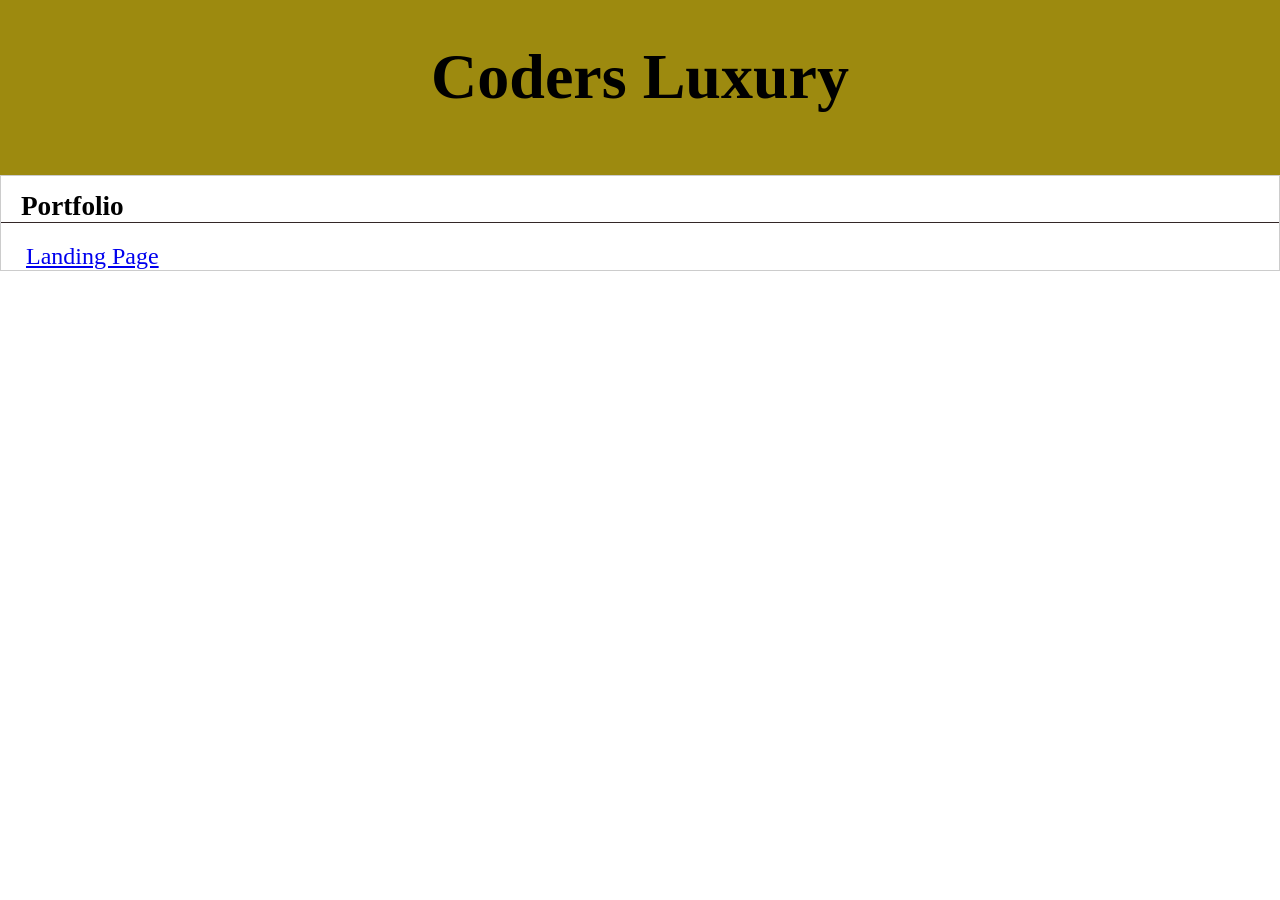
<file: index.html>
<!DOCTYPE html>
<html lang="en">
<head>
    <meta charset="UTF-8">
    <meta name="viewport" content="width=device-width, initial-scale=1.0">
    <meta name="keywords" content="Web Design">
    <meta name="description" content="Services provided: Responsive Web Design">
    <meta name="author" content="Coders Luxury">
    <title>Coders Luxury</title>
    <link rel="stylesheet" href="style.css">
</head>
<body>
   <header>
     <h1>Coders Luxury</h1>
   </header>

   <main id="portfolio-main-section">
    <label class="portfolio-title"><span>Portfolio</span></label>
    <div class="portfolio-section">
      <div class="portfolio-container">

        <a href="codersluxury/landingpage/index.html">Landing Page</a>
      </div>
    </div>
   </main>
    
</body>
</html>
</file>
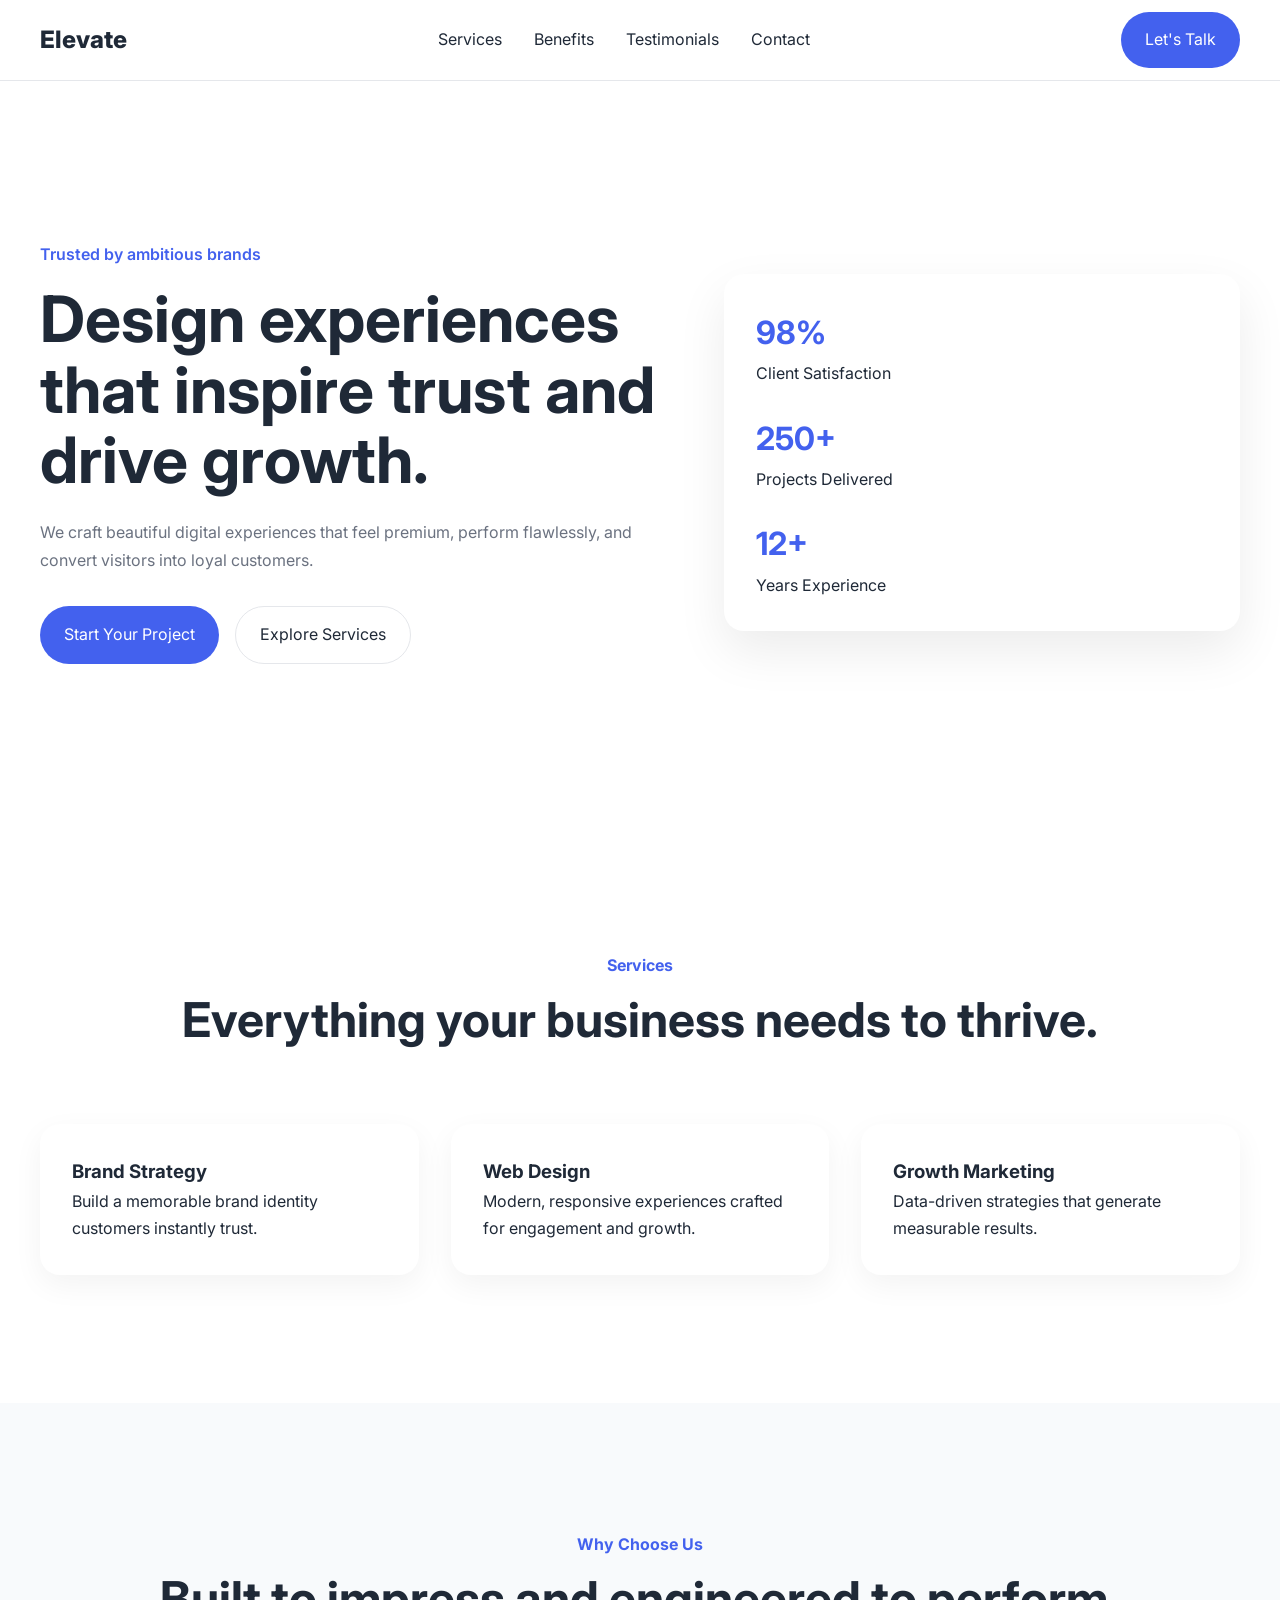
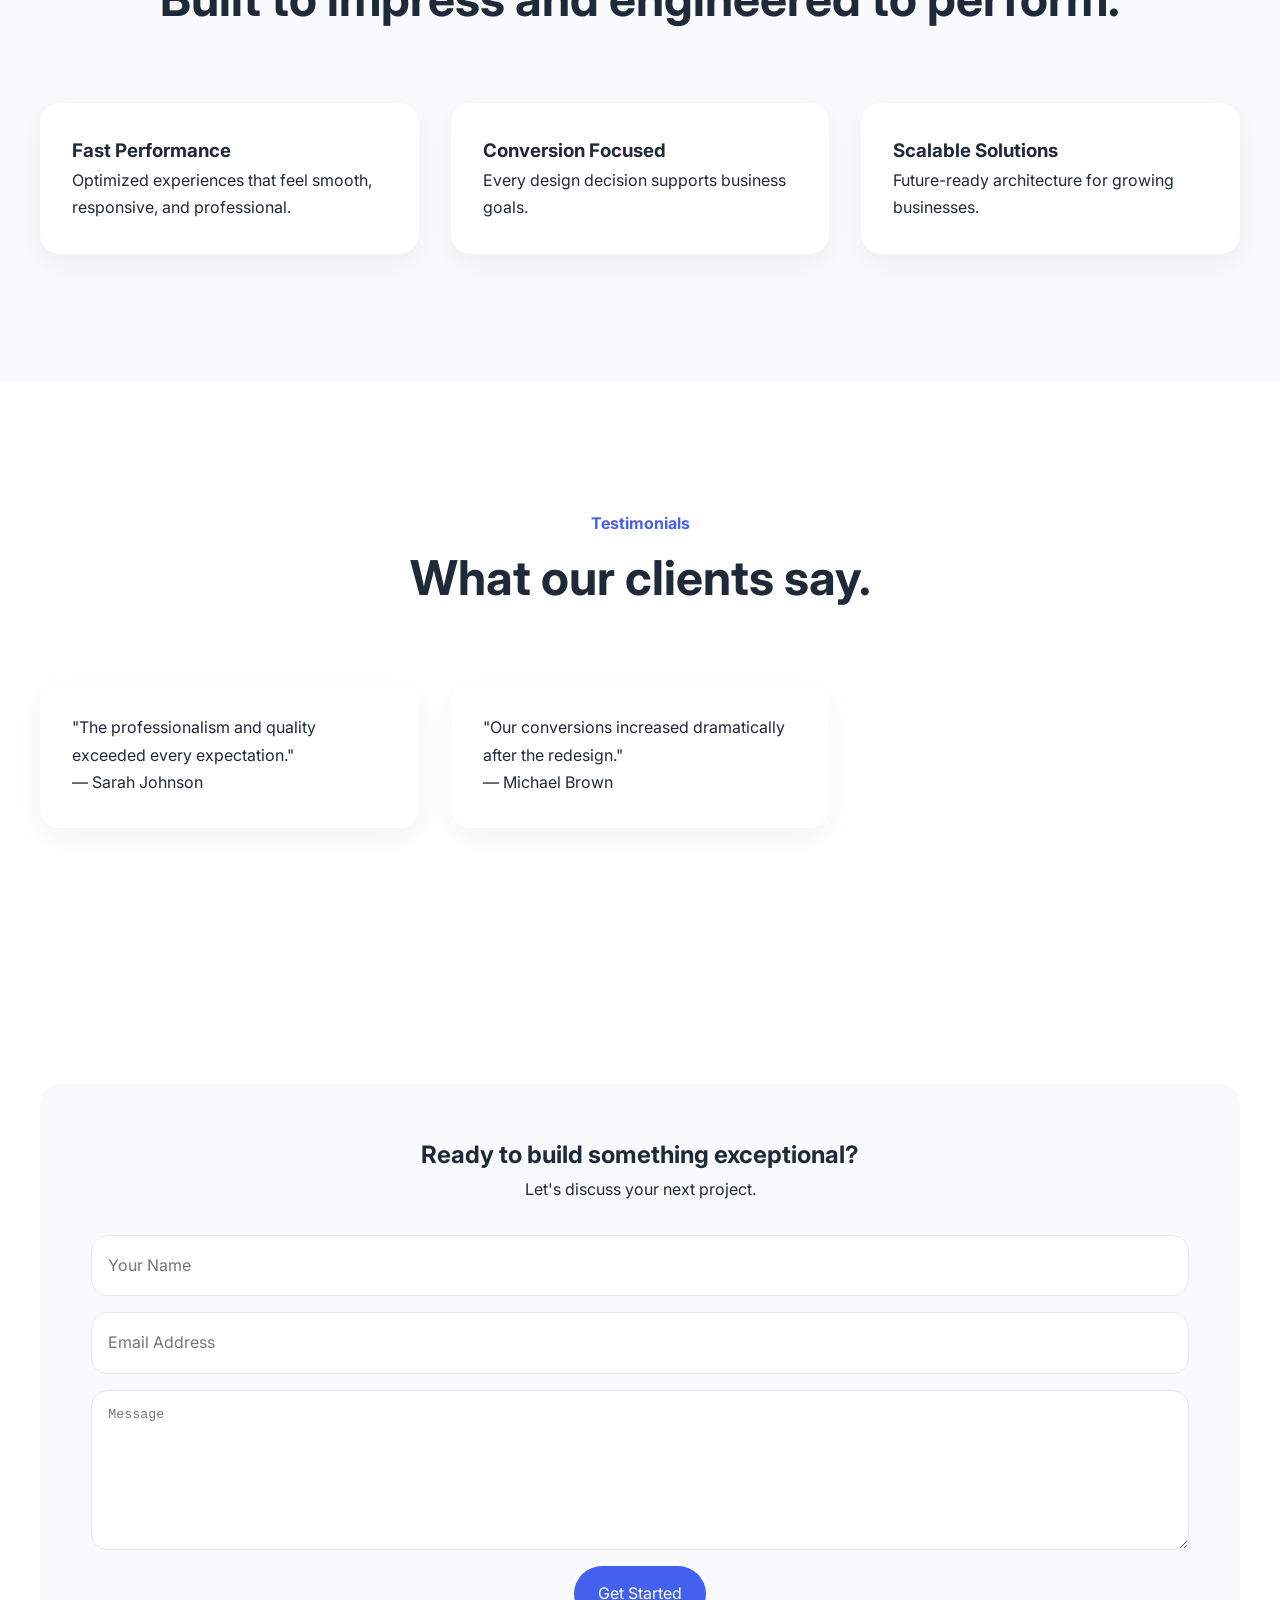
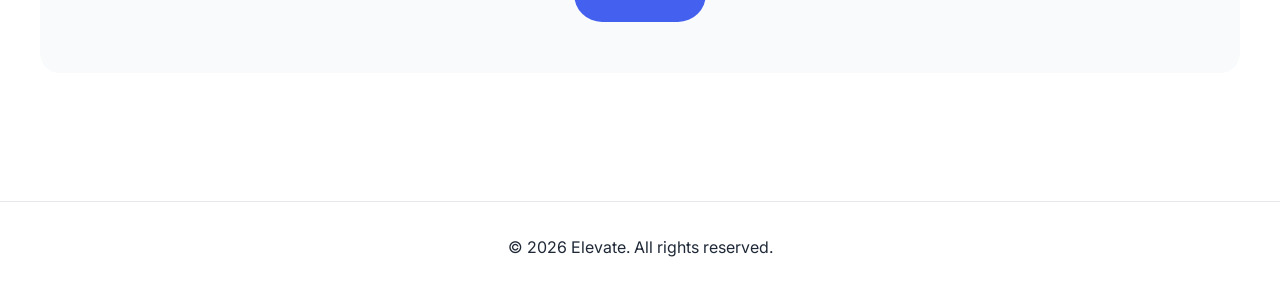
<file: codersluxury/landingpage/index.html>
<!DOCTYPE html>
<html lang="en">
<head>
    <meta charset="UTF-8">
    <meta
        name="viewport"
        content="width=device-width, initial-scale=1.0"
    >

    <title>Elevate - Modern Business Solutions</title>

    <meta
        name="description"
        content="Professional business solutions designed to help companies grow, innovate, and succeed."
    >

    <meta
        name="keywords"
        content="business, consulting, web design, branding, growth, marketing"
    >

    <meta name="author" content="Your Company">

    <link rel="stylesheet" href="styles.css">

    <link
        rel="preconnect"
        href="https://fonts.googleapis.com"
    >

    <link
        rel="preconnect"
        href="https://fonts.gstatic.com"
        crossorigin
    >

    <link
        href="https://fonts.googleapis.com/css2?family=Inter:wght@300;400;500;600;700;800&display=swap"
        rel="stylesheet"
    >
</head>

<body>

    <a href="#main-content" class="skip-link">
        Skip to content
    </a>

    <header class="header">
        <div class="container">

            <nav
                class="navbar"
                aria-label="Main Navigation"
            >

                <a href="#" class="logo">
                    Elevate
                </a>

                <button
                    class="hamburger"
                    type="button"
                    aria-label="Toggle navigation"
                    aria-controls="nav-links"
                    aria-expanded="false"
                >
                    <span></span>
                </button>

                <ul class="nav-links" id="nav-links">
                    <li><a href="#services">Services</a></li>
                    <li><a href="#benefits">Benefits</a></li>
                    <li><a href="#testimonials">Testimonials</a></li>
                    <li><a href="#contact">Contact</a></li>
                </ul>

                <a href="#contact" class="btn btn-nav">
                    Let's Talk
                </a>

            </nav>
        </div>
    </header>

    <main id="main-content">

        <section class="hero">

            <div class="container hero-grid">

                <div class="hero-content">

                    <span class="eyebrow">
                        Trusted by ambitious brands
                    </span>

                    <h1>
                        Design experiences that inspire trust and drive growth.
                    </h1>

                    <p>
                        We craft beautiful digital experiences that
                        feel premium, perform flawlessly, and convert
                        visitors into loyal customers.
                    </p>

                    <div class="hero-actions">
                        <a href="#contact" class="btn btn-primary">
                            Start Your Project
                        </a>

                        <a href="#services" class="btn btn-secondary">
                            Explore Services
                        </a>
                    </div>

                </div>

                <div class="hero-card">

                    <div class="card">
                        <div class="metric">
                            <strong>98%</strong>
                            <span>Client Satisfaction</span>
                        </div>

                        <div class="metric">
                            <strong>250+</strong>
                            <span>Projects Delivered</span>
                        </div>

                        <div class="metric">
                            <strong>12+</strong>
                            <span>Years Experience</span>
                        </div>
                    </div>

                </div>

            </div>

        </section>

        <section
            id="services"
            class="section"
        >

            <div class="container">

                <div class="section-heading">

                    <span class="section-tag">
                        Services
                    </span>

                    <h2>
                        Everything your business needs to thrive.
                    </h2>

                </div>

                <div class="services-grid">

                    <article class="service-card">
                        <h3>Brand Strategy</h3>
                        <p>
                            Build a memorable brand identity
                            customers instantly trust.
                        </p>
                    </article>

                    <article class="service-card">
                        <h3>Web Design</h3>
                        <p>
                            Modern, responsive experiences
                            crafted for engagement and growth.
                        </p>
                    </article>

                    <article class="service-card">
                        <h3>Growth Marketing</h3>
                        <p>
                            Data-driven strategies that
                            generate measurable results.
                        </p>
                    </article>

                </div>

            </div>

        </section>

        <section
            id="benefits"
            class="section section-alt"
        >

            <div class="container">

                <div class="section-heading">

                    <span class="section-tag">
                        Why Choose Us
                    </span>

                    <h2>
                        Built to impress and engineered to perform.
                    </h2>

                </div>

                <div class="benefits-grid">

                    <div class="benefit">
                        <h3>Fast Performance</h3>
                        <p>
                            Optimized experiences that feel smooth,
                            responsive, and professional.
                        </p>
                    </div>

                    <div class="benefit">
                        <h3>Conversion Focused</h3>
                        <p>
                            Every design decision supports business goals.
                        </p>
                    </div>

                    <div class="benefit">
                        <h3>Scalable Solutions</h3>
                        <p>
                            Future-ready architecture for growing businesses.
                        </p>
                    </div>

                </div>

            </div>

        </section>

        <section
            id="testimonials"
            class="section"
        >

            <div class="container">

                <div class="section-heading">

                    <span class="section-tag">
                        Testimonials
                    </span>

                    <h2>
                        What our clients say.
                    </h2>

                </div>

                <div class="testimonial-grid">

                    <blockquote class="testimonial">
                        <p>
                            "The professionalism and quality exceeded
                            every expectation."
                        </p>

                        <footer>
                            — Sarah Johnson
                        </footer>
                    </blockquote>

                    <blockquote class="testimonial">
                        <p>
                            "Our conversions increased dramatically
                            after the redesign."
                        </p>

                        <footer>
                            — Michael Brown
                        </footer>
                    </blockquote>

                </div>

            </div>

        </section>

        <section
            id="contact"
            class="section contact"
        >

            <div class="container">

                <div class="contact-card">

                    <h2>
                        Ready to build something exceptional?
                    </h2>

                    <p>
                        Let's discuss your next project.
                    </p>

                    <form
                        class="contact-form"
                        action="#"
                        method="post"
                    >

                        <input
                            type="text"
                            placeholder="Your Name"
                            aria-label="Your Name"
                            required
                        >

                        <input
                            type="email"
                            placeholder="Email Address"
                            aria-label="Email Address"
                            required
                        >

                        <textarea
                            placeholder="Message"
                            aria-label="Message"
                            rows="5"
                            required
                        ></textarea>

                        <button
                            type="submit"
                            class="btn btn-primary"
                        >
                            Get Started
                        </button>

                    </form>

                </div>

            </div>

        </section>

    </main>

    <footer class="footer">
        <div class="container">
            <p>
                © 2026 Elevate. All rights reserved.
            </p>
        </div>
    </footer>

    <script>
        const hamburger = document.querySelector('.hamburger');
        const navLinks = document.querySelector('.nav-links');

        if (hamburger && navLinks) {
            hamburger.addEventListener('click', () => {
                const expanded = hamburger.getAttribute('aria-expanded') === 'true';
                hamburger.setAttribute('aria-expanded', String(!expanded));
                navLinks.classList.toggle('show');
            });
        }
    </script>
</body>
</html>
</file>
<file: style.css>
:root {
    --header-bg-color: #9d8a0f;
}

* {
    margin: 0;
    padding:0;
    box-sizing: border-box;
    /* border: 1px solid red; */
}

header {
    text-align: center;
    font-size: 2rem;
    padding: 20px;
    height: 175px;
    background: var(--header-bg-color);
}

h1 {
    margin-top: 20px;
}

#portfolio-main-section {
    border: 1px solid #ccc;
    font-size: 1.5rem;
}

.portfolio-title {
    font-weight: bold;
    font-size: 1.7rem;
    display: inline-block;
    width: 100%;
    border-bottom: 1px solid #332727;
    margin-top: 15px;
}

.portfolio-title span {
    margin-left: 20px;
}

.portfolio-container {
    margin: 20px 0 0 25px;
}
</file>
<file: codersluxury/landingpage/styles.css>
/* =========================
   RESET
========================= */

*,
*::before,
*::after {
    margin: 0;
    padding: 0;
    box-sizing: border-box;
}

html {
    scroll-behavior: smooth;
    -webkit-text-size-adjust: 100%;
}

body,
h1,
h2,
h3,
p,
ul,
li,
a,
button,
input {
    margin: 0;
    padding: 0;
}

ul {
    list-style: none;
}

a {
    text-decoration: none;
    color: inherit;
}

button,
input {
    border: none;
    outline: none;
    font: inherit;
    background: none;
}

img {
    max-width: 100%;
    display: block;
}

/* =========================
   ROOT VARIABLES
========================= */

:root {

    --clr-primary: #4361ee;
    --clr-primary-dark: #2944c6;

    --clr-text: #1f2937;
    --clr-text-light: #6b7280;

    --clr-bg: #ffffff;
    --clr-bg-soft: #f8fafc;

    --clr-border: #e5e7eb;

    --shadow:
        0 20px 50px rgba(0,0,0,.08);

    --radius:
        1.25rem;

    --container:
        1200px;

    --transition:
        300ms ease;

    --spacing:
        clamp(1rem, 2vw, 2rem);

    --section-space:
        clamp(5rem, 10vw, 8rem);

    --font:
        "Inter", sans-serif;
}

/* =========================
   GLOBAL
========================= */

body {
    font-family: var(--font);
    color: var(--clr-text);
    background: var(--clr-bg);
    line-height: 1.7;
    overflow-x: hidden;
}

.container {
    width: min(
        calc(100% - 2rem),
        var(--container)
    );

    margin-inline: auto;
}

.skip-link {
    position: absolute;
    left: -9999px;
}

.skip-link:focus {
    left: 1rem;
    top: 1rem;
    z-index: 999;
}

/* =========================
   HEADER
========================= */

.header {
    /* position: sticky; */
    top: 0;
    z-index: 100;
    backdrop-filter: blur(12px);
    background: rgba(255,255,255,.9);
    border-bottom: 1px solid var(--clr-border);
}

.navbar {
    min-height: 80px;

    display: flex;
    align-items: center;
    justify-content: space-between;
}

.logo {
    font-size: 1.5rem;
    font-weight: 800;
}

.nav-links {
    display: flex;
    gap: 2rem;
}

.nav-links.show {
    display: flex;
}

.nav-links a {
    transition: var(--transition);
}

.nav-links a:hover {
    color: var(--clr-primary);
}

.hamburger {
    display: none;
    width: 2.75rem;
    height: 2.75rem;
    border-radius: 999px;
    background: var(--clr-bg-soft);
    color: var(--clr-text);
    border: 1px solid var(--clr-border);
    cursor: pointer;
    align-items: center;
    justify-content: center;
    transition: var(--transition);
}

.hamburger:hover {
    background: var(--clr-bg);
}

.hamburger span,
.hamburger span::before,
.hamburger span::after {
    content: "";
    display: block;
    width: 1.5rem;
    height: 2px;
    background: currentColor;
    border-radius: 999px;
    transition: var(--transition);
}

.hamburger span::before {
    transform: translateY(-6px);
}

.hamburger span::after {
    transform: translateY(4px);
}

/* =========================
   BUTTONS
========================= */

.btn {
    display: inline-flex;
    align-items: center;
    justify-content: center;

    padding: .9rem 1.5rem;

    border-radius: 999px;

    transition: var(--transition);
}

.btn-primary {
    background: var(--clr-primary);
    color: white;
}

.btn-primary:hover {
    background: var(--clr-primary-dark);
    transform: translateY(-3px);
}

.btn-secondary {
    border: 1px solid var(--clr-border);
}

.btn-secondary:hover {
    background: var(--clr-bg-soft);
}

.btn-nav {
    background: var(--clr-primary);
    color: #fff;
}

/* =========================
   HERO
========================= */

.hero {
    padding-block:
        calc(var(--section-space) + 2rem);
}

.hero-grid {
    display: grid;
    grid-template-columns: 1.2fr 1fr;
    gap: 4rem;
    align-items: center;
}

.eyebrow {
    color: var(--clr-primary);
    font-weight: 600;
}

.hero h1 {
    font-size:
        clamp(2.5rem, 5vw, 5rem);

    line-height: 1.1;

    margin-block:
        1rem 1.5rem;
}

.hero p {
    max-width: 60ch;
    color: var(--clr-text-light);
}

.hero-actions {
    margin-top: 2rem;

    display: flex;
    gap: 1rem;
    flex-wrap: wrap;
}

.hero-card {
    animation:
        float 5s ease-in-out infinite;
}

.card {
    background: white;

    border-radius: var(--radius);

    padding: 2rem;

    box-shadow: var(--shadow);
}

.metric + .metric {
    margin-top: 1.5rem;
}

.metric strong {
    display: block;
    font-size: 2rem;
    color: var(--clr-primary);
}

/* =========================
   SECTIONS
========================= */

.section {
    padding-block:
        var(--section-space);
}

.section-alt {
    background: var(--clr-bg-soft);
}

.section-heading {
    text-align: center;
    margin-bottom: 4rem;
}

.section-tag {
    color: var(--clr-primary);
    font-weight: 700;
}

.section-heading h2 {
    font-size:
        clamp(2rem, 4vw, 3rem);
}

/* =========================
   GRIDS
========================= */

.services-grid,
.benefits-grid,
.testimonial-grid {

    display: grid;

    grid-template-columns:
        repeat(3, 1fr);

    gap: 2rem;
}

.service-card,
.benefit,
.testimonial {

    background: white;

    padding: 2rem;

    border-radius: var(--radius);

    transition: var(--transition);

    box-shadow:
        0 10px 30px rgba(0,0,0,.05);
}

.service-card:hover,
.benefit:hover,
.testimonial:hover {

    transform:
        translateY(-10px);

    box-shadow:
        0 25px 60px rgba(0,0,0,.08);
}

/* =========================
   CONTACT
========================= */

.contact-card {
    background: var(--clr-bg-soft);

    padding:
        clamp(2rem, 4vw, 4rem);

    border-radius: var(--radius);

    text-align: center;
}

.contact-form {

    margin-top: 2rem;

    display: flex;
    gap: 1rem;

    justify-content: center;
    flex-wrap: wrap;
}

.contact-form input,
.contact-form textarea {

    width: 100%;
    min-width: 260px;

    padding: 1rem;

    border-radius: 1rem;

    border: 1px solid var(--clr-border);

    background: white;

    transition: var(--transition);
}

.contact-form textarea {
    min-height: 160px;
    resize: vertical;
}

.contact-form input:focus,
.contact-form textarea:focus {

    border-color: var(--clr-primary);

    box-shadow:
        0 0 0 4px rgba(67,97,238,.15);
}

/* =========================
   FOOTER
========================= */

.footer {
    padding: 2rem 0;
    text-align: center;
    border-top: 1px solid var(--clr-border);
}

/* =========================
   ANIMATIONS
========================= */

@keyframes float {

    0%,
    100% {
        transform: translateY(0);
    }

    50% {
        transform: translateY(-15px);
    }
}

/* =========================
   TABLET
========================= */

@media (max-width: 992px) {

    .hero-grid,
    .services-grid,
    .benefits-grid,
    .testimonial-grid {

        grid-template-columns: 1fr;
    }

    .hero {
        text-align: center;
    }

    .hero p {
        margin-inline: auto;
    }

    .hero-actions {
        justify-content: center;
    }
}

/* =========================
   MOBILE
========================= */

@media (max-width: 768px) {

    .navbar {
        position: relative;
        display: grid;
        grid-template-columns: 1fr auto;
        grid-template-rows: auto auto auto;
        gap: 1rem;
        padding: 1rem 0;
        align-items: center;
    }

    .logo {
        grid-column: 1;
        grid-row: 1;
        justify-self: start;
    }

    .hamburger {
        display: inline-flex;
        grid-column: 2;
        grid-row: 1;
        justify-self: end;
    }

    .nav-links {
        grid-column: 1 / -1;
        grid-row: 2;
        display: none;
        flex-direction: column;
        text-align: left;
        gap: 1rem;
        padding: 1.25rem 1rem;
        background: white;
        border-radius: var(--radius);
        box-shadow: var(--shadow);
    }

    .nav-links.show {
        display: flex;
    }

    .nav-links a {
        width: 100%;
    }

    .btn-nav {
        grid-column: 1 / -1;
        grid-row: 3;
        justify-self: center;
        width: min(100%, 240px);
    }

    .hero {
        padding-top: 4rem;
    }

    .hero h1 {
        font-size: 2.6rem;
    }

    .contact-form {
        flex-direction: column;
    }

    .contact-form input,
    .contact-form textarea,
    .contact-form button {
        width: 100%;
    }

    .service-card,
    .benefit,
    .testimonial {
        text-align: center;
    }
}
</file>
